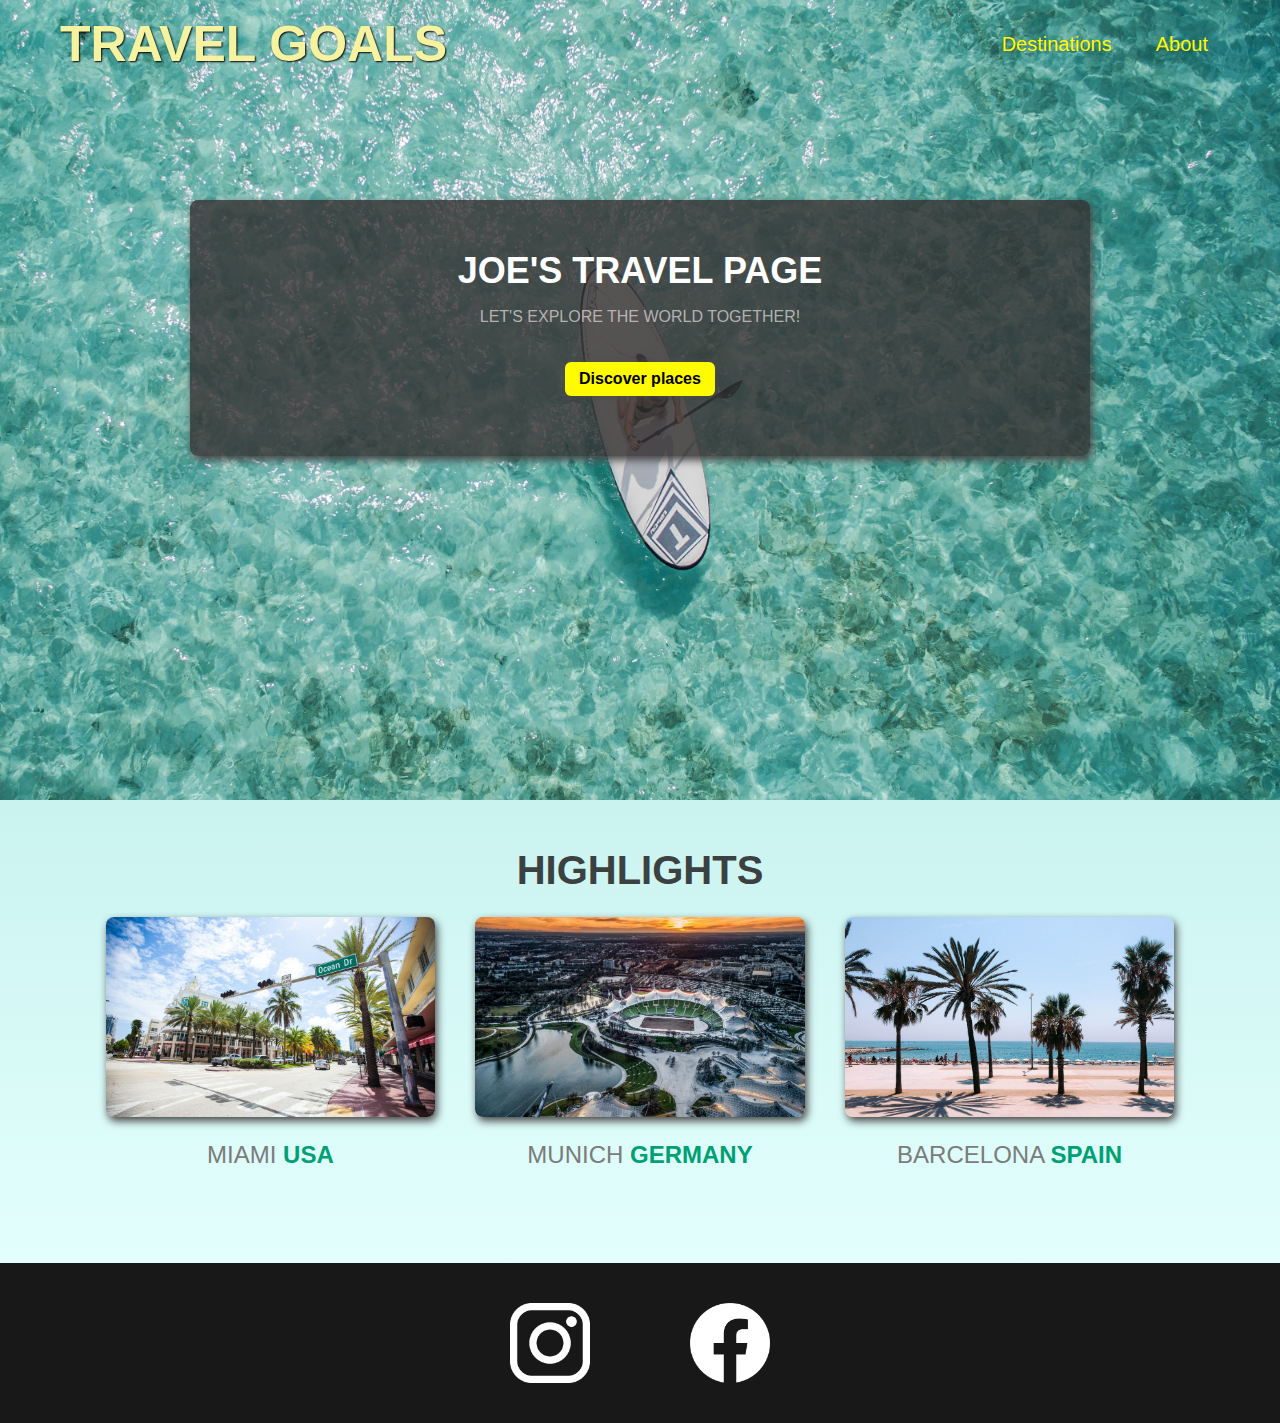
<file: index.html>
<!DOCTYPE html>
<html lang="en">
  <head>
    <meta charset="UTF-8" />
    <meta name="viewport" content="width=device-width, initial-scale=1.0" />
    <title>Document</title>
    <link rel="stylesheet" href="/css/shared.css" />
    <link rel="stylesheet" href="/css/style.css" />
  </head>
  <body>
    <header>
      <div id="logo"><a href="/index.html">TRAVEL GOALS</a></div>
      <nav>
        <ul>
          <li><a href="/places.html">Destinations</a></li>
          <li><a href="">About</a></li>
        </ul>
      </nav>
    </header>
    <main>
      <section id="hero">
        <div id="hero-container">
          <h1>JOE'S TRAVEL PAGE</h1>
          <p>LET'S EXPLORE THE WORLD TOGETHER!</p>
          <a href="/places.html">Discover places</a>
        </div>
      </section>
      <section id="hero-highlight">
        <h2>highlights</h2>
        <div id="places">
          <div class="place">
            <img src="/images/places/miami.jpg" alt="miami" />
            <p>miami <strong>usa</strong></p>
          </div>
          <div class="place">
            <img src="/images/places/munich.jpg" alt="munich" />
            <p>munich <strong>germany</strong></p>
          </div>
          <div class="place">
            <img src="/images/places/barcelona.jpg" alt="barcelona" />
            <p>barcelona <strong>spain</strong></p>
          </div>
        </div>
      </section>
    </main>
    <footer>
      <ul>
        <li>
          <a href="https://www.instagram.com"
            ><img src="/images/icons/insta.png" alt="instagram logo"
          /></a>
        </li>
        <li>
          <a href="https://www.facebook.com"
            ><img src="/images/icons/facebook.png" alt="facebook logo"
          /></a>
        </li>
      </ul>
    </footer>
  </body>
</html>
</file>
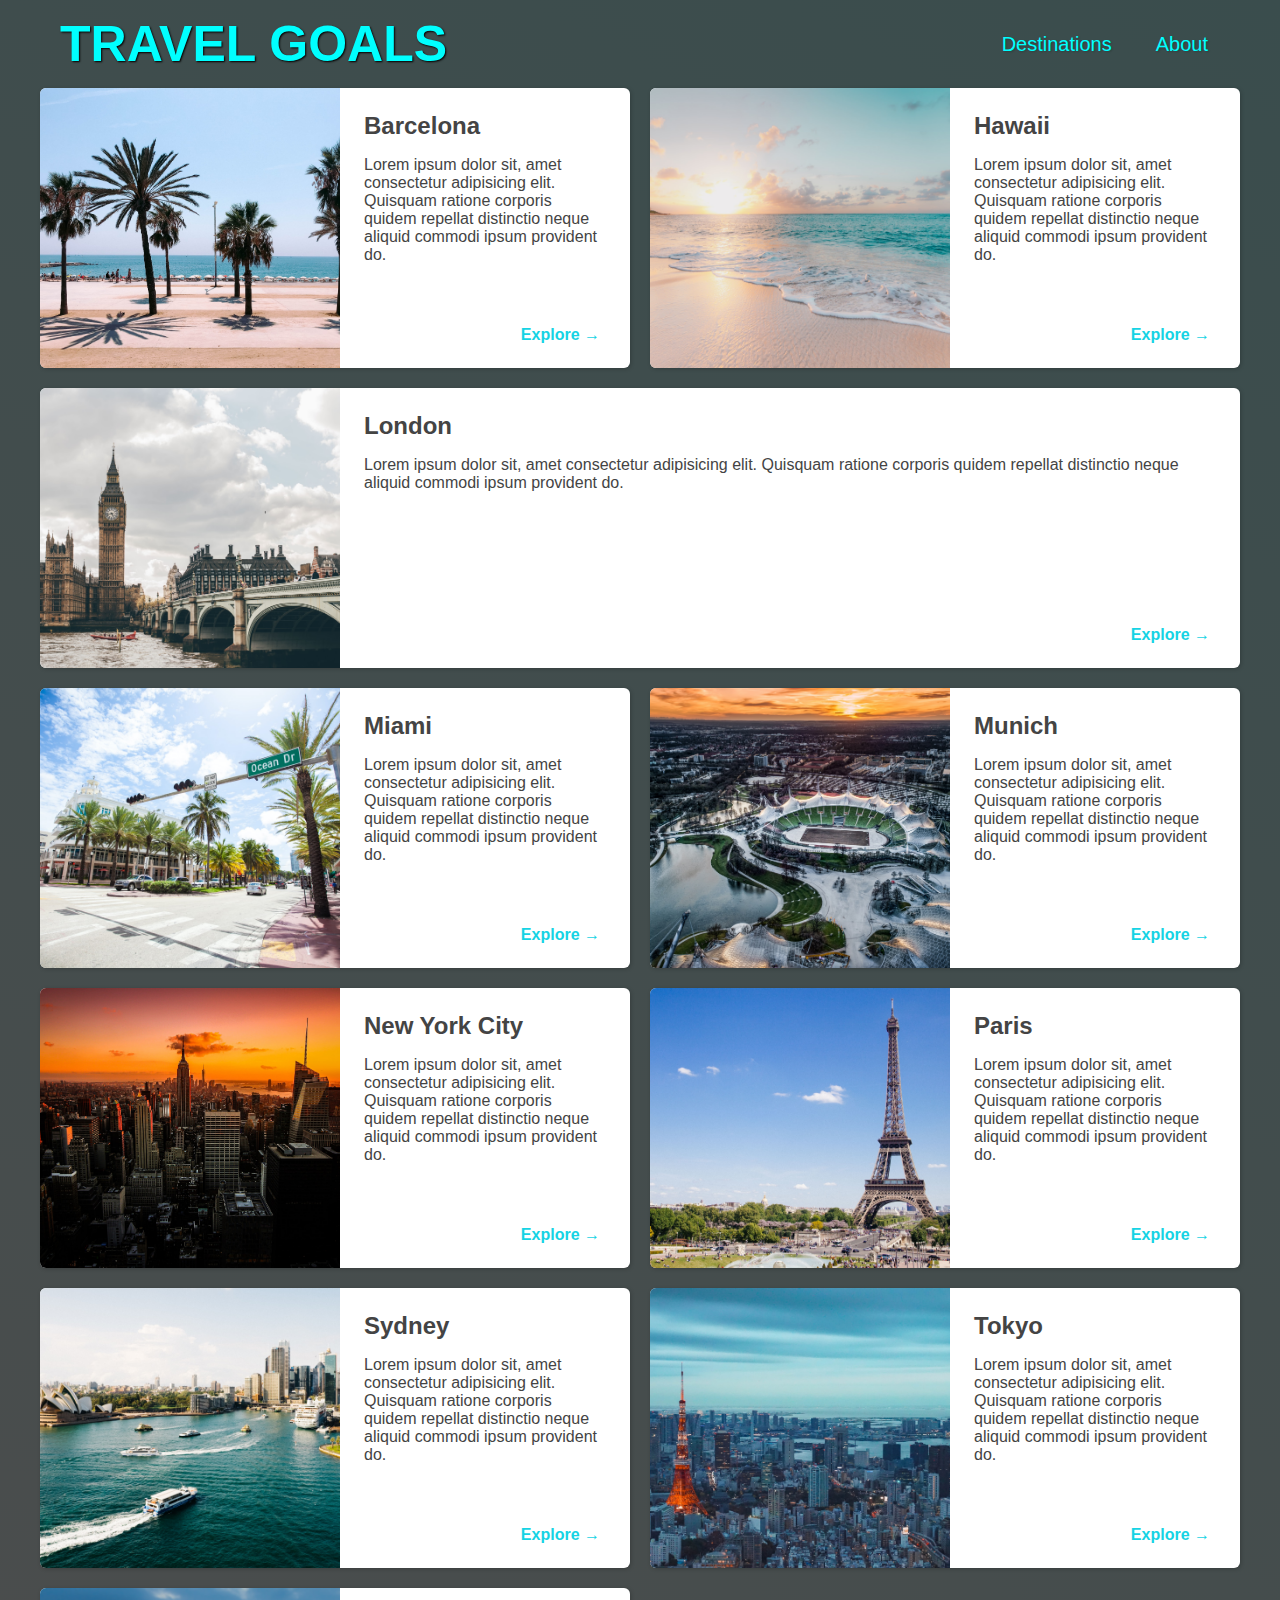
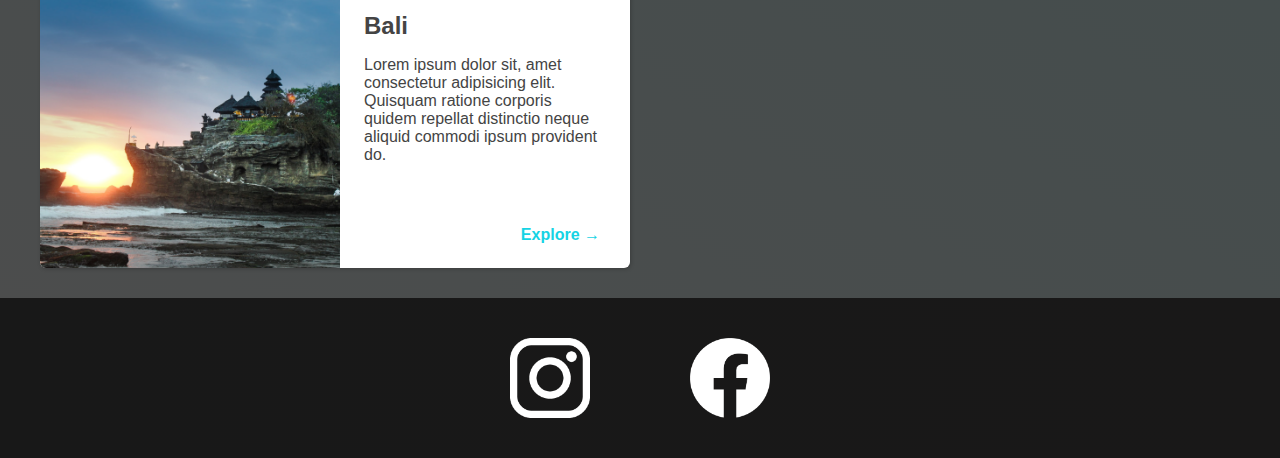
<file: places.html>
<!DOCTYPE html>
<html lang="en">
  <head>
    <meta charset="UTF-8" />
    <meta name="viewport" content="width=device-width, initial-scale=1.0" />
    <title>Document</title>
    <link rel="stylesheet" href="/css/shared.css" />
    <link rel="stylesheet" href="/css/places.css" />
  </head>
  <body>
    <header>
      <div id="logo"><a href="/index.html">TRAVEL GOALS</a></div>
      <nav>
        <ul>
          <li><a href="/places.html">Destinations</a></li>
          <li><a href="">About</a></li>
        </ul>
      </nav>
    </header>
    <main>
      <div id="grid">
        <div class="card">
          <img src="/images/places/barcelona.jpg" alt="barcelona" />
          <div class="card-content">
            <div>
              <h2>Barcelona</h2>
              <p>
                Lorem ipsum dolor sit, amet consectetur adipisicing elit.
                Quisquam ratione corporis quidem repellat distinctio neque
                aliquid commodi ipsum provident do.
              </p>
            </div>
            <div class="action"><a href="https://www.google.com">Explore &#x2192</a></div>
          </div>
        </div>
        <div class="card">
          <img src="/images/places/hawaii.jpg" alt="hawaii" />
          <div class="card-content">
            <div>
              <h2>Hawaii</h2>
              <p>
                Lorem ipsum dolor sit, amet consectetur adipisicing elit.
                Quisquam ratione corporis quidem repellat distinctio neque
                aliquid commodi ipsum provident do.
              </p>
            </div>
            <div class="action"><a href="https://www.google.com">Explore &#x2192</a></div>
          </div>
        </div>
        <div class="card">
          <img src="/images/places/london.jpg" alt="london" />
          <div class="card-content">
            <div>
              <h2>London</h2>
              <p>
                Lorem ipsum dolor sit, amet consectetur adipisicing elit.
                Quisquam ratione corporis quidem repellat distinctio neque
                aliquid commodi ipsum provident do.
              </p>
            </div>
            <div class="action"><a href="https://www.google.com">Explore &#x2192</a></div>
          </div>
        </div>
        <div class="card">
          <img src="/images/places/miami.jpg" alt="miami" />
          <div class="card-content">
            <div>
              <h2>Miami</h2>
              <p>
                Lorem ipsum dolor sit, amet consectetur adipisicing elit.
                Quisquam ratione corporis quidem repellat distinctio neque
                aliquid commodi ipsum provident do.
              </p>
            </div>
            <div class="action"><a href="https://www.google.com">Explore &#x2192</a></div>
          </div>
        </div>
        <div class="card">
          <img src="/images/places/munich.jpg" alt="munich" />
          <div class="card-content">
            <div>
              <h2>Munich</h2>
              <p>
                Lorem ipsum dolor sit, amet consectetur adipisicing elit.
                Quisquam ratione corporis quidem repellat distinctio neque
                aliquid commodi ipsum provident do.
              </p>
            </div>
            <div class="action"><a href="https://www.google.com">Explore &#x2192</a></div>
          </div>
        </div>
        <div class="card">
          <img src="/images/places/new-york-city.jpg" alt="newyork-city" />
          <div class="card-content">
            <div>
              <h2>New York City</h2>
              <p>
                Lorem ipsum dolor sit, amet consectetur adipisicing elit.
                Quisquam ratione corporis quidem repellat distinctio neque
                aliquid commodi ipsum provident do.
              </p>
            </div>
            <div class="action"><a href="https://www.google.com">Explore &#x2192</a></div>
          </div>
        </div>
        <div class="card">
          <img src="/images/places/paris.jpg" alt="paris" />
          <div class="card-content">
            <div>
              <h2>Paris</h2>
              <p>
                Lorem ipsum dolor sit, amet consectetur adipisicing elit.
                Quisquam ratione corporis quidem repellat distinctio neque
                aliquid commodi ipsum provident do.
              </p>
            </div>
            <div class="action"><a href="https://www.google.com">Explore &#x2192</a></div>
          </div>
        </div>
        <div class="card">
          <img src="/images/places/sydney.jpg" alt="sydney" />
          <div class="card-content">
            <div>
              <h2>Sydney</h2>
              <p>
                Lorem ipsum dolor sit, amet consectetur adipisicing elit.
                Quisquam ratione corporis quidem repellat distinctio neque
                aliquid commodi ipsum provident do.
              </p>
            </div>
            <div class="action"><a href="https://www.google.com">Explore &#x2192</a></div>
          </div>
        </div>
        <div class="card">
          <img src="/images/places/tokyo.jpg" alt="tokyo" />
          <div class="card-content">
            <div>
              <h2>Tokyo</h2>
              <p>
                Lorem ipsum dolor sit, amet consectetur adipisicing elit.
                Quisquam ratione corporis quidem repellat distinctio neque
                aliquid commodi ipsum provident do.
              </p>
            </div>
            <div class="action"><a href="https://www.google.com">Explore &#x2192</a></div>
          </div>
        </div>
        <div class="card">
          <img src="/images/places/bali.jpg" alt="bali" />
          <div class="card-content">
            <div>
              <h2>Bali</h2>
              <p>
                Lorem ipsum dolor sit, amet consectetur adipisicing elit.
                Quisquam ratione corporis quidem repellat distinctio neque
                aliquid commodi ipsum provident do.
              </p>
            </div>
            <div class="action"><a href="https://www.google.com">Explore &#x2192</a></div>
          </div>
        </div>
      </div>
    </main>
    <footer>
      <ul>
        <li>
          <a href="https://www.instagram.com"
            ><img src="/images/icons/insta.png" alt="instagram logo"
          /></a>
        </li>
        <li>
          <a href="https://www.facebook.com"
            ><img src="/images/icons/facebook.png" alt="facebook logo"
          /></a>
        </li>
      </ul>
    </footer>
  </body>
</html>
</file>
<file: css/shared.css>
body {
  font-family: -apple-system, BlinkMacSystemFont, "Segoe UI", Roboto, Oxygen,
    Ubuntu, Cantarell, "Open Sans", "Helvetica Neue", sans-serif;
  margin: 0;
  padding: 0;
}

header {
  display: flex;
  align-items: center;
  justify-content: space-between;
  padding: 15px 60px;
  position: absolute;
  width: 100%;
  box-sizing: border-box;
}

#logo a {
  text-decoration: none;
  font-size: 50px;
  font-weight: bold;
  color: rgb(245, 243, 160);
  text-shadow: 1px 1px 2px rgb(0, 0, 0);
}

nav ul {
  display: flex;
}

nav li {
  margin-left: 20px;
}

nav a {
  text-decoration: none;
  color: rgb(255, 251, 0);
  font-size: 20px;
  padding: 12px;
  text-shadow: 1px 1px 2px rgba(0, 0, 0, 0.2);
  border-radius: 6px;
}

nav a:hover {
  background-color: rgb(255, 251, 0);
  color: rgb(77, 77, 77);
}

ul {
  list-style: none;
  margin: 0;
  padding: 0;
}

footer {
  background: linear-gradient(80deg, rgb(24, 24, 24), rgb(25, 24, 24));
  padding: 40px 0;
}

footer ul {
  display: flex;
  justify-content: center;
}

footer li {
  width: 80px;
  height: 80px;
  margin: 0 50px;
}

footer img {
  width: 100%;
  height: 100%;
}
</file>
<file: css/style.css>
#hero {
  background-image: url(/images/places/ocean.jpg);
  background-position: center;
  background-size: cover;
  height: 800px;
}

#hero-container {
  width: 900px;
  background-color: rgba(51, 47, 47, 0.8);
  box-shadow: 2px 4px 8px rgb(68, 67, 67);
  border-radius: 8px;
  text-align: center;
  padding: 50px 0;
  margin: 0 auto;
  position: relative;
  top: 200px;
  color: white;
}

#hero-container h1 {
  font-size: 36px;
  margin: 0;
}

#hero-container p {
  color: rgba(212, 205, 205, 0.8);
}

#hero-container a {
  padding: 8px 14px;
  text-decoration: none;
  font-weight: bold;
  border-radius: 6px;
  background-color: rgb(255, 251, 0);
  color: rgb(0, 0, 0);
  box-shadow: 1px 1px 9px rgb(77, 77, 77);
  display: inline-block;
  margin: 20px 0 10px 0;
}

#hero-container a:hover {
  background-color: rgb(231, 228, 44);
}

#hero-highlight {
  padding: 24px;
  background: linear-gradient(0deg, rgb(227, 255, 253), rgb(202, 243, 240));
  text-align: center;
}

#hero-highlight h2 {
  text-transform: uppercase;
  font-size: 40px;
  color: rgb(59, 65, 64);
  margin: 24px 0;
}

#places {
  display: flex;
  justify-content: center;
  width: 90%;
  margin: auto;
  margin-bottom: 50px;
}

.place {
  width: 100%;
  margin: 0 20px;
}

.place img {
  height: 200px;
  width: 100%;
  box-shadow: 2px 4px 8px rgb(68, 67, 67);
  border-radius: 8px;
  object-fit: cover;
}

.place p {
  font-size: 24px;
  text-transform: uppercase;
  color: rgb(124, 123, 123);
  margin: 20px 0;
}

.place strong {
  color: rgb(0, 160, 117);
}
</file>
<file: css/places.css>
body {
  background: linear-gradient(30deg, rgb(77, 77, 77), rgb(58, 77, 77));
  color: rgb(68, 68, 68);
}

header {
  position: static;
}

header a {
  color: aqua;
}

#logo a {
  color: aqua;
}

header nav a:hover {
  background-color: aqua;
  color: rgb(77, 77, 77);
}

main #grid {
  width: 1200px;
  margin: 0 auto 30px auto;
  display: grid;
  grid-template-columns: 1fr 1fr;
  gap: 20px;
}

main .card {
  display: flex;
  border-radius: 6px;
  box-shadow: 1px 1px 4px rgba(0, 0, 0, 0.2);
  background-color: white;
  overflow: hidden;
}

main img {
  width: 300px;
  height: 280px;
  object-fit: cover;
}

.card-content {
  display: flex;
  flex-direction: column;
  justify-content: space-between;
  padding: 24px;
}

.card-content h2 {
  margin: 0;
}

.action {
  text-align: right;
}

.card-content a {
  color: rgb(22, 211, 228);
  text-decoration: none;
  font-weight: bold;
  padding: 6px;
  border-radius: 4px;
}

.card-content a:hover {
  background-color: rgb(235, 253, 255);
}

.card:nth-of-type(3) {
  grid-column: 1 / span 2;
}
</file>
